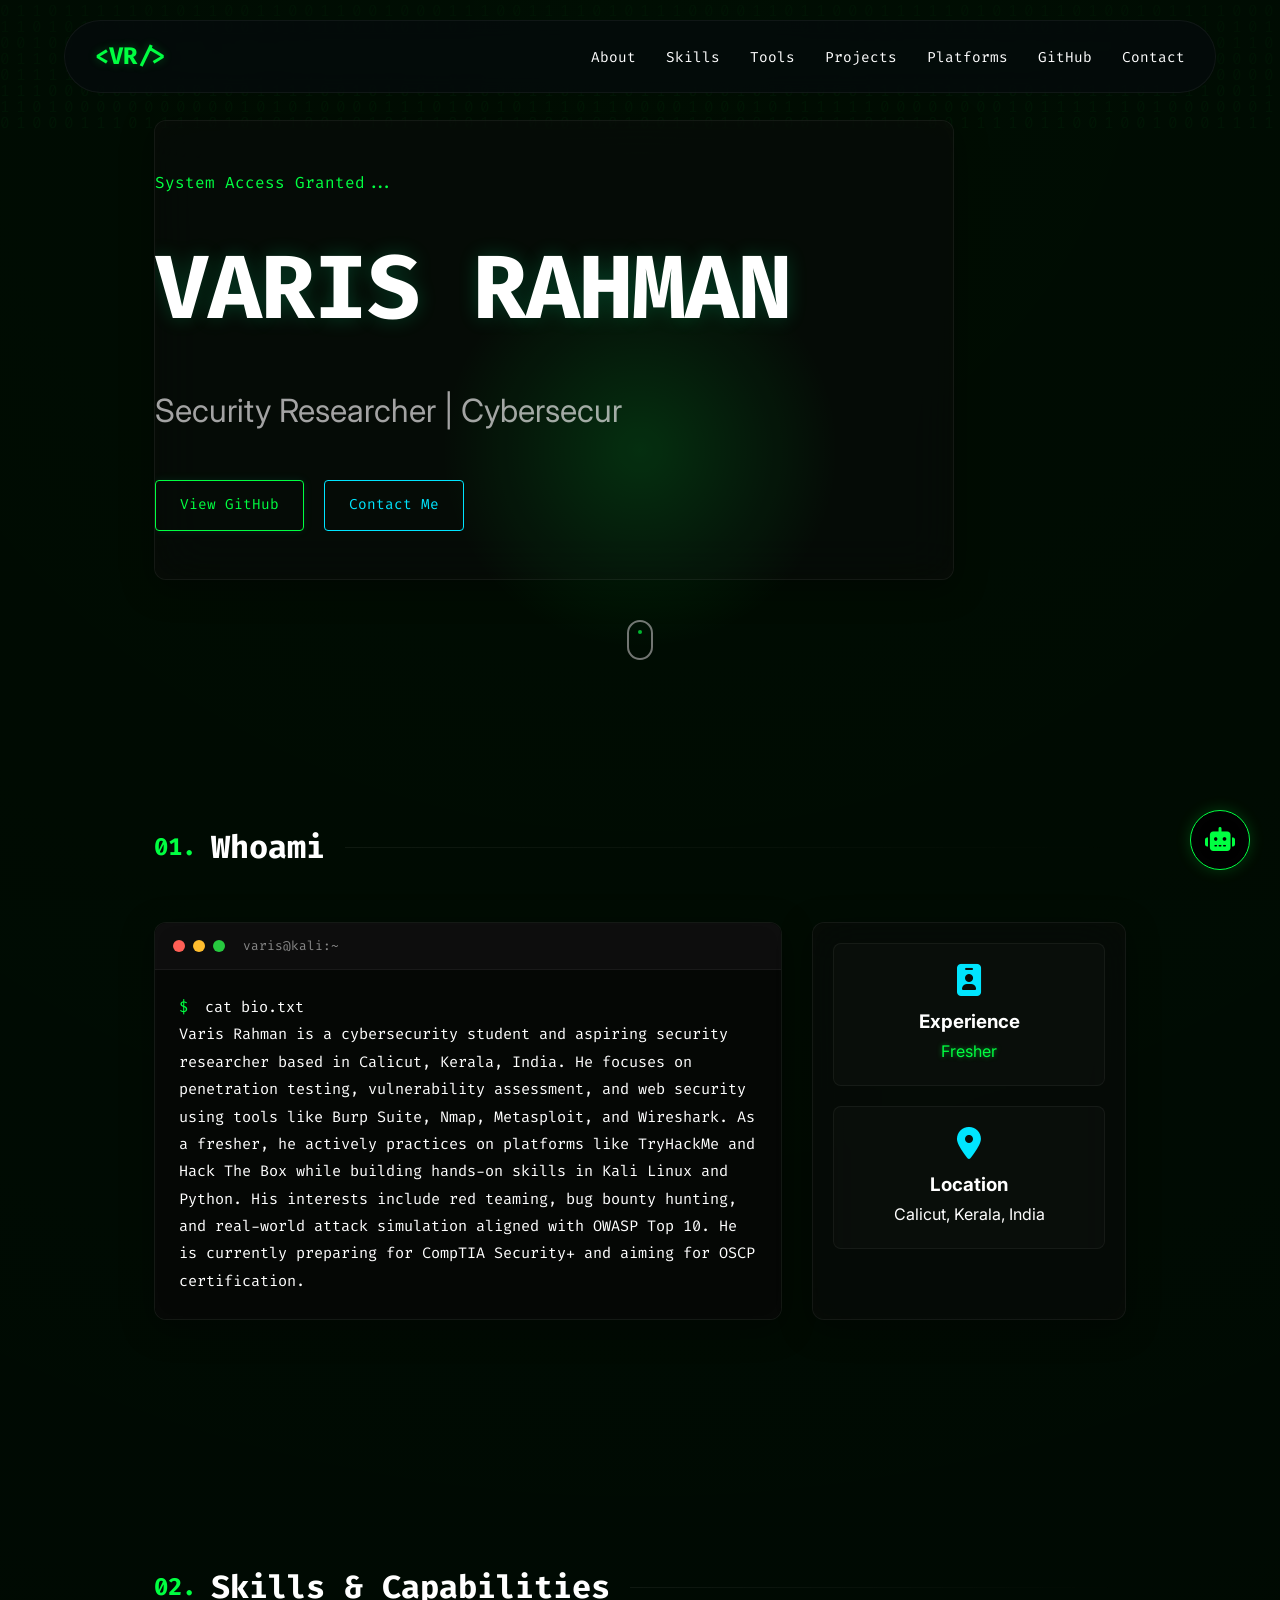
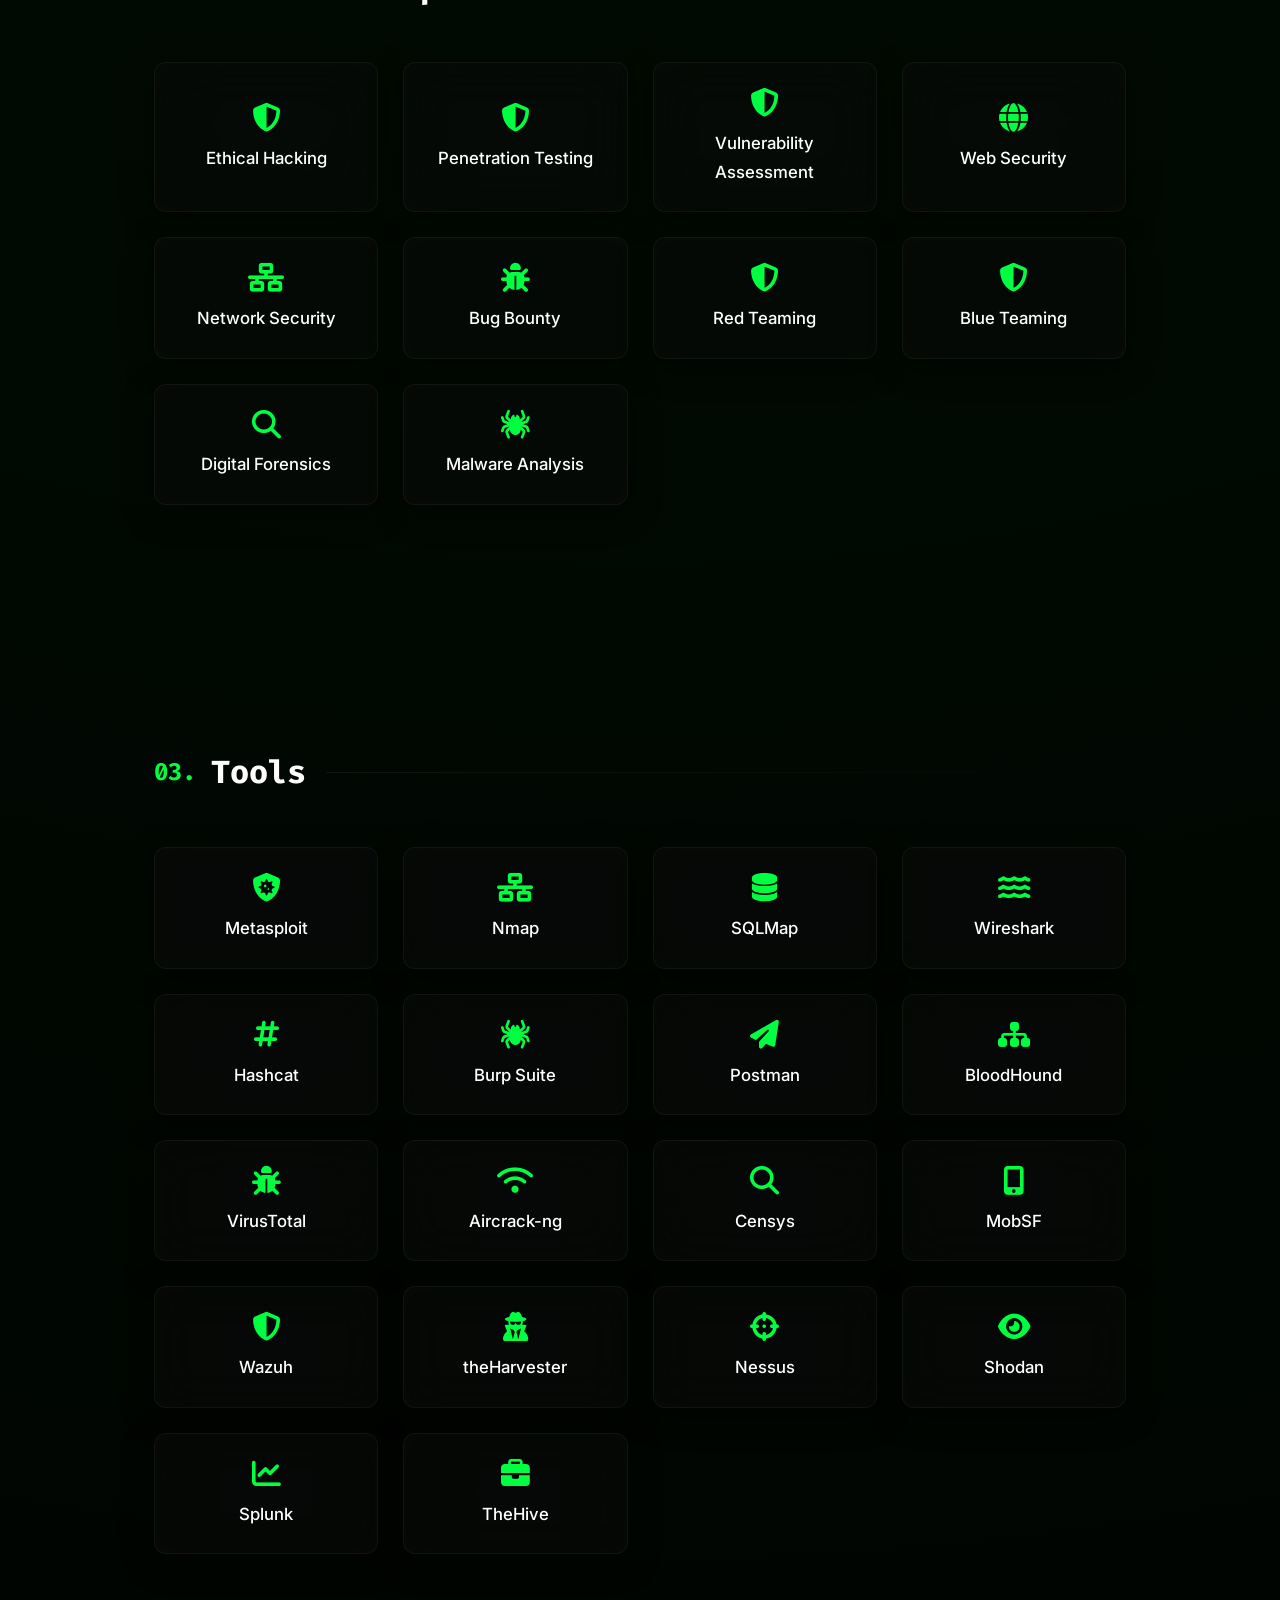
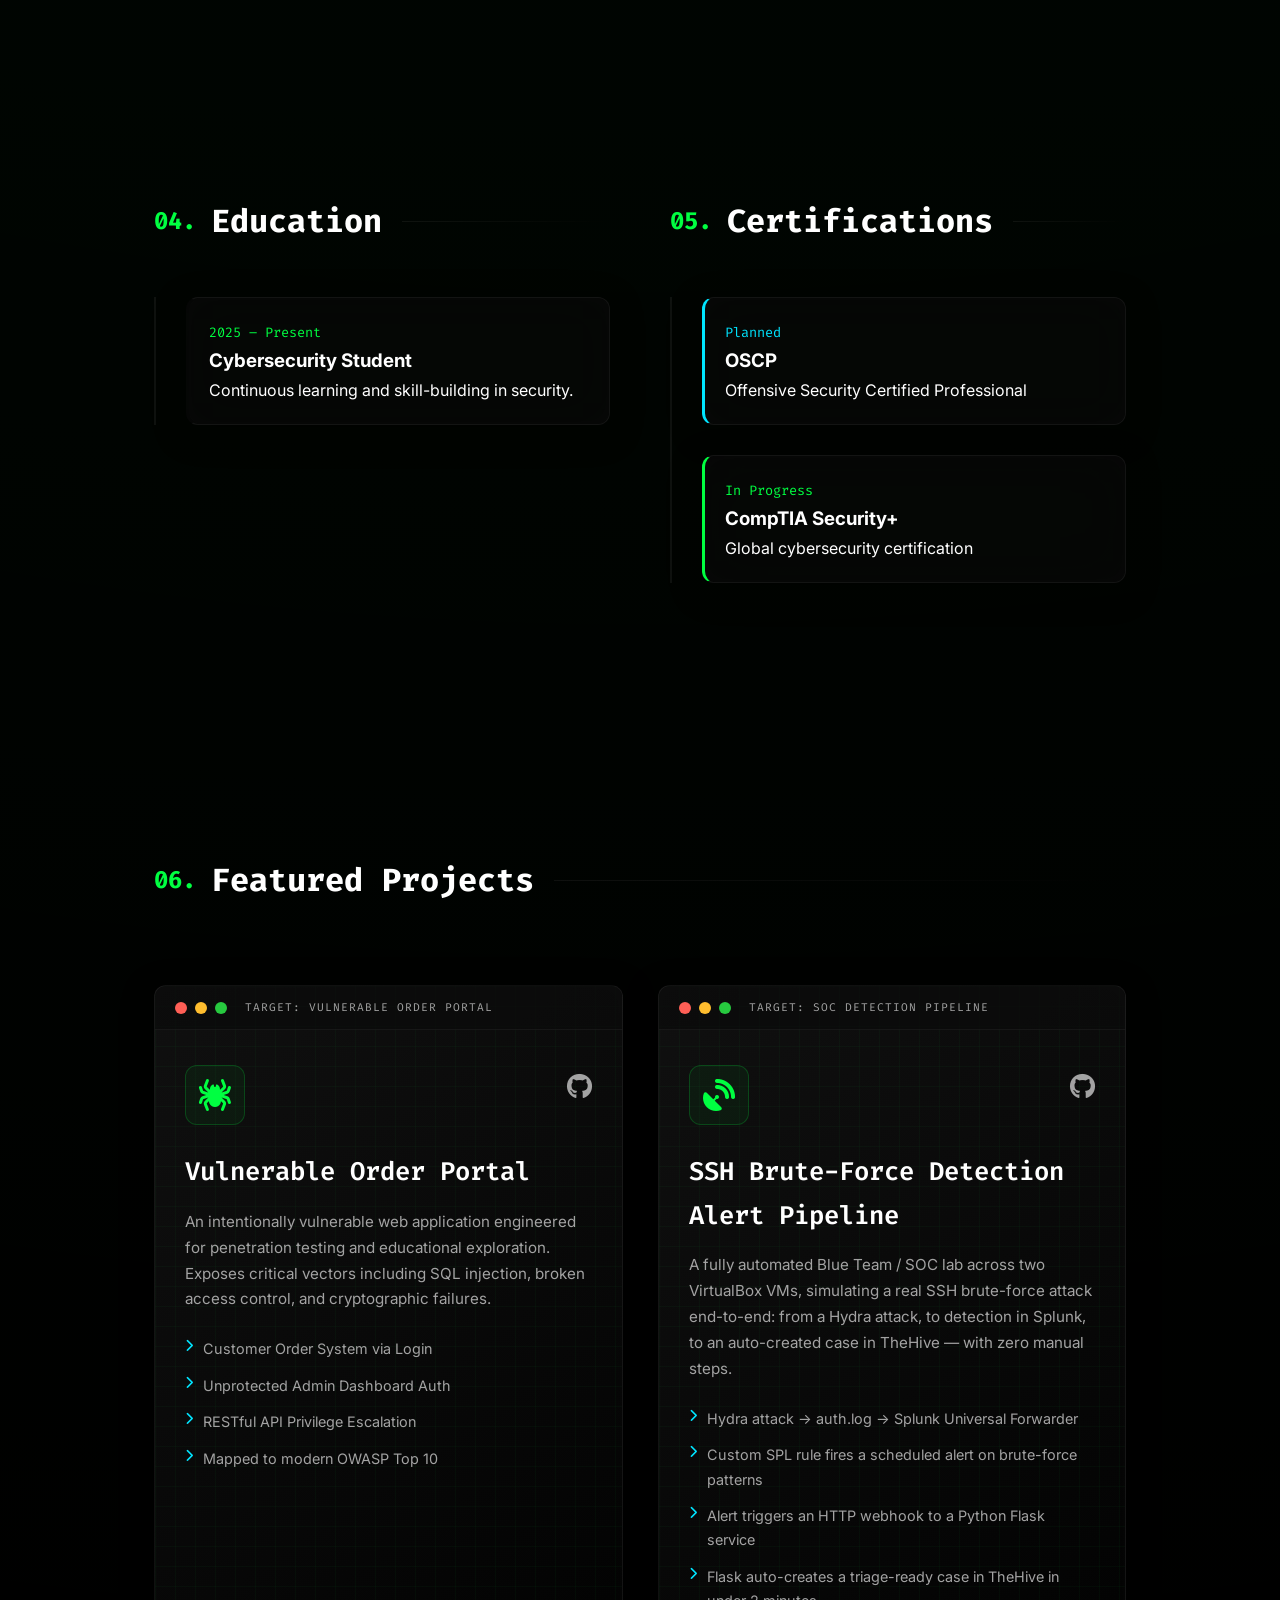
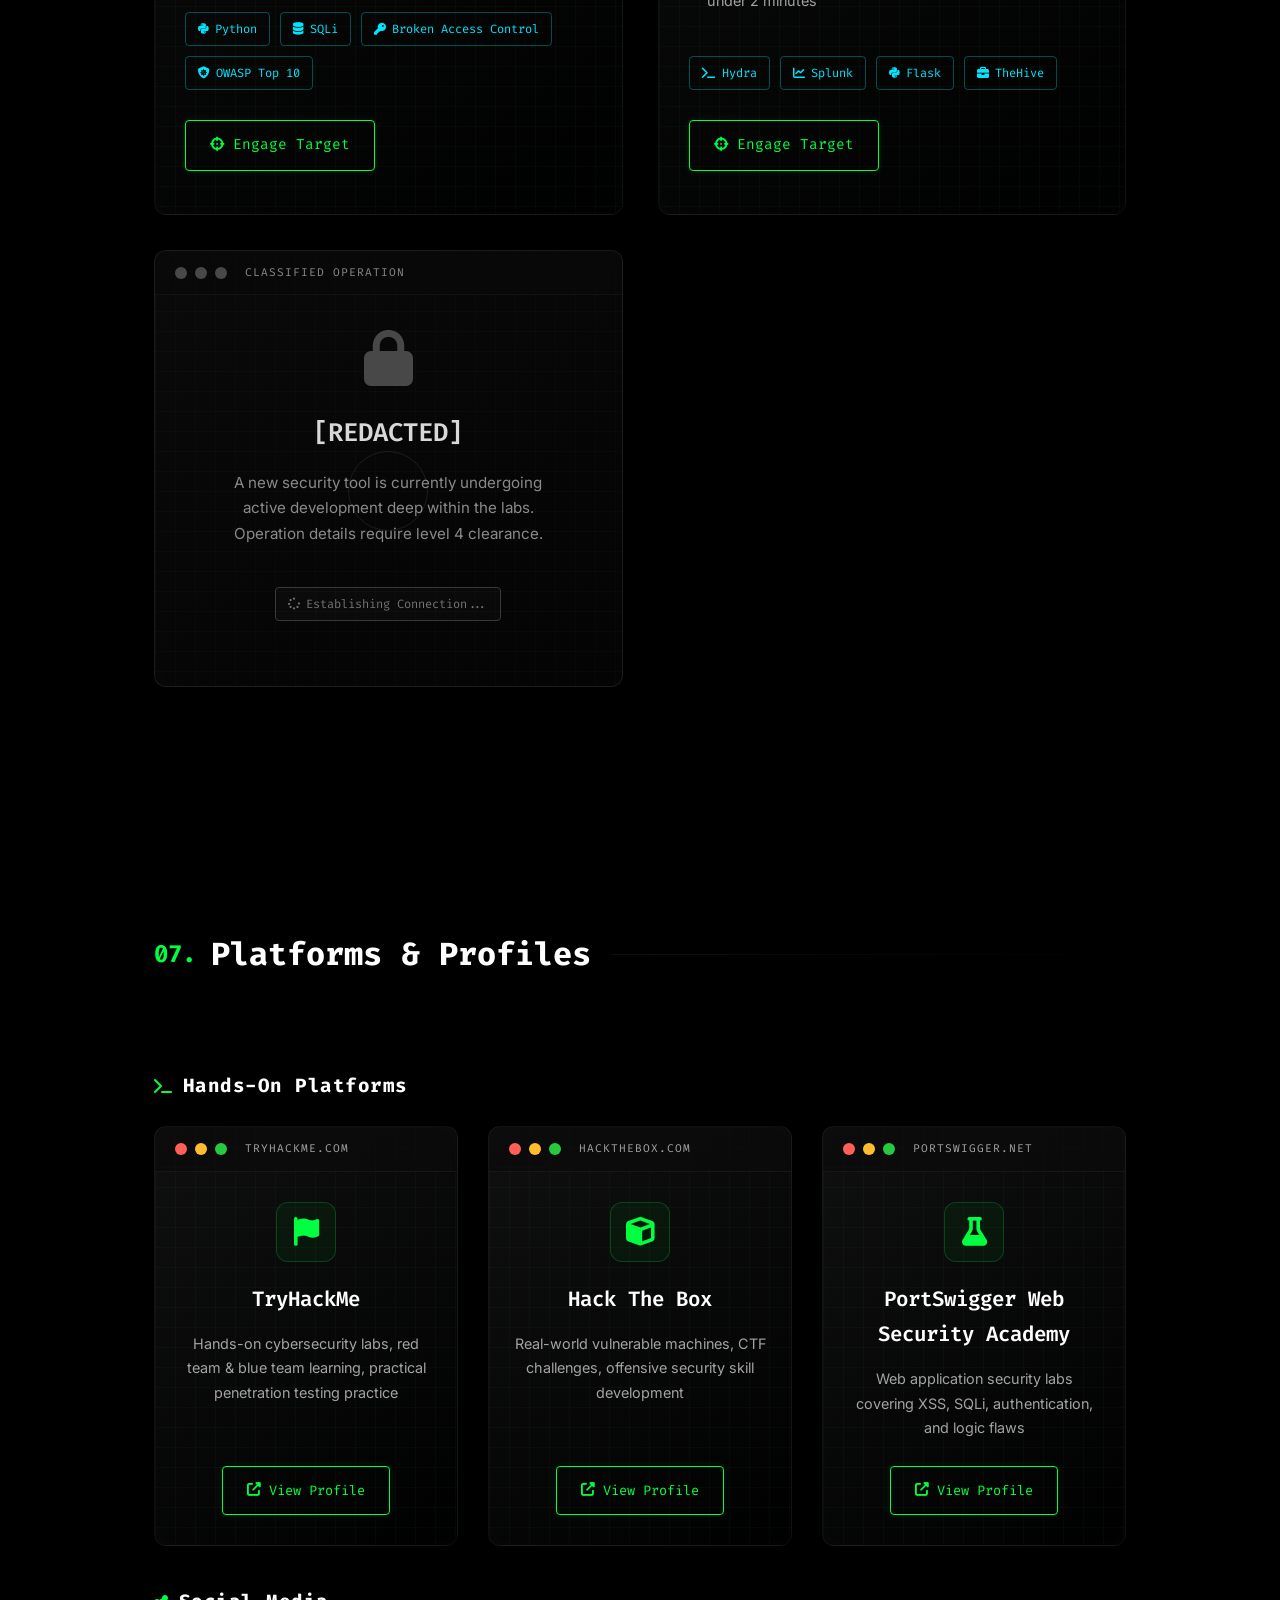
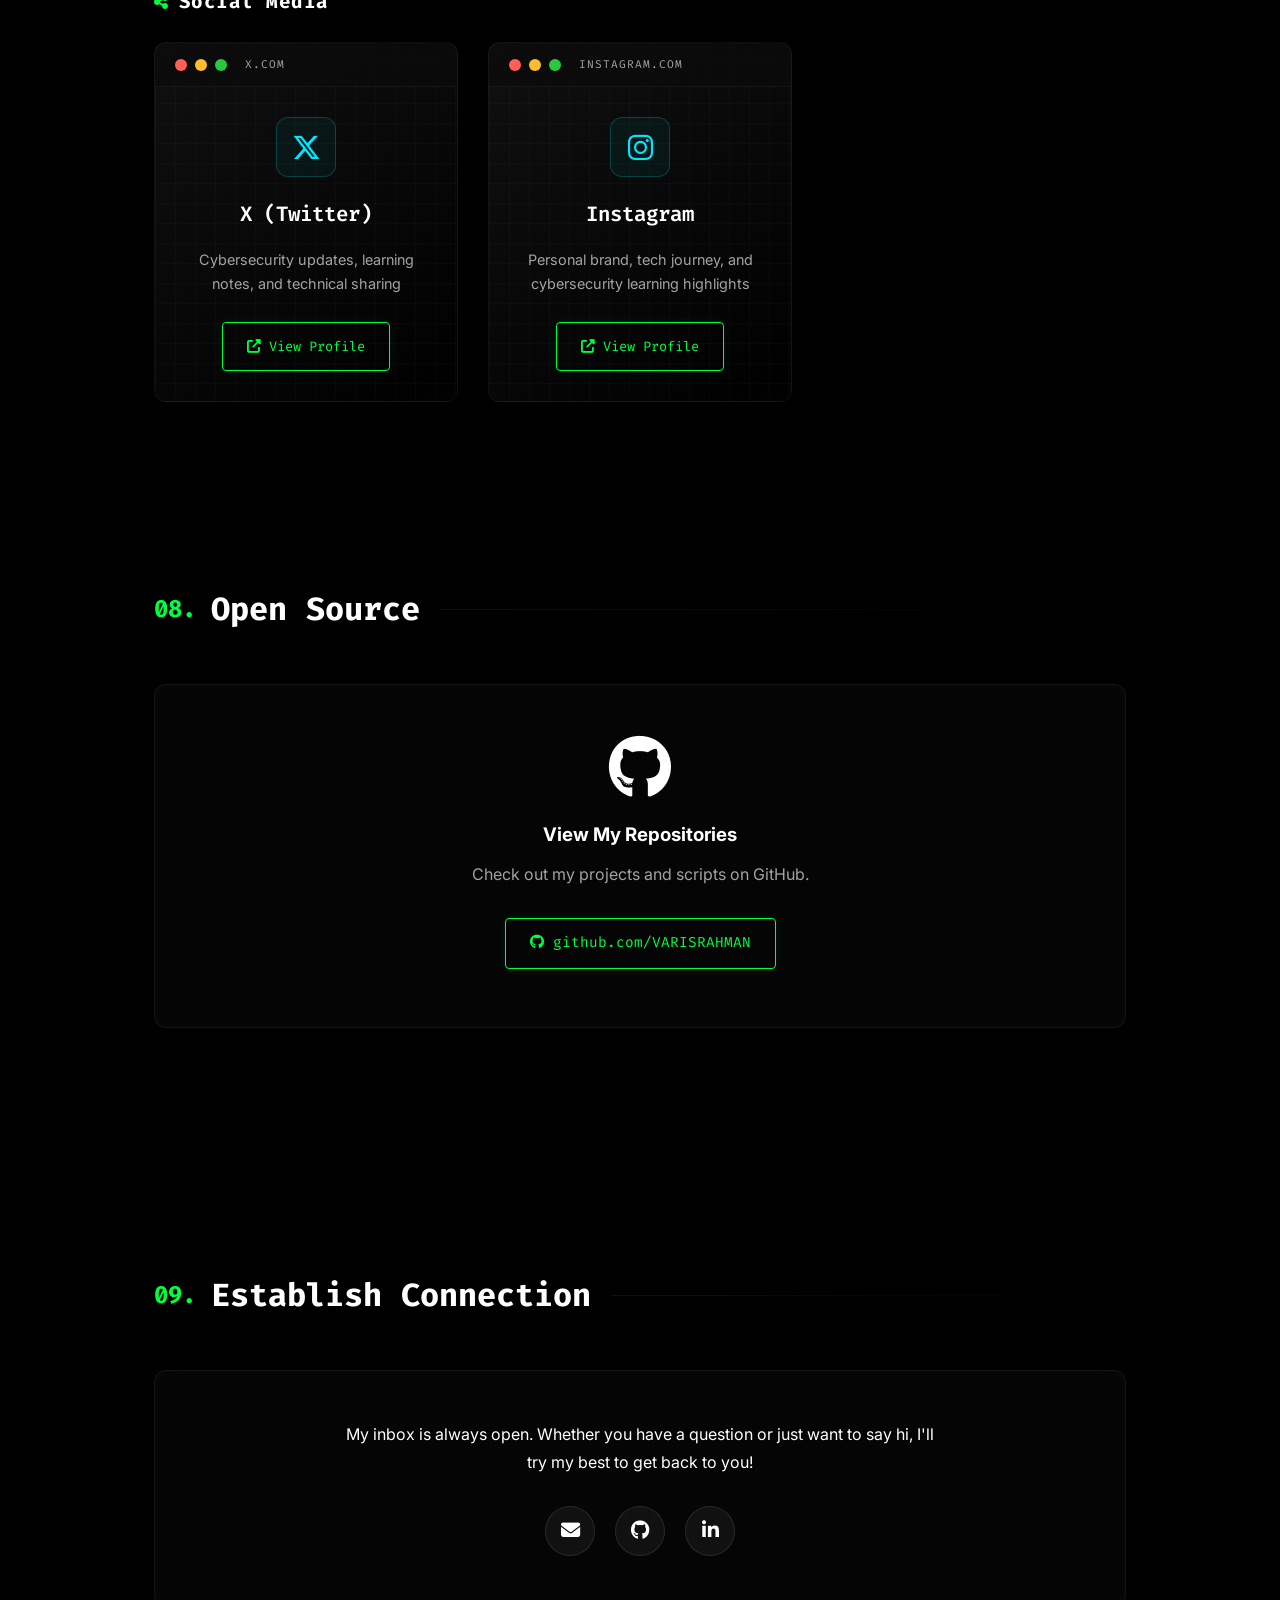
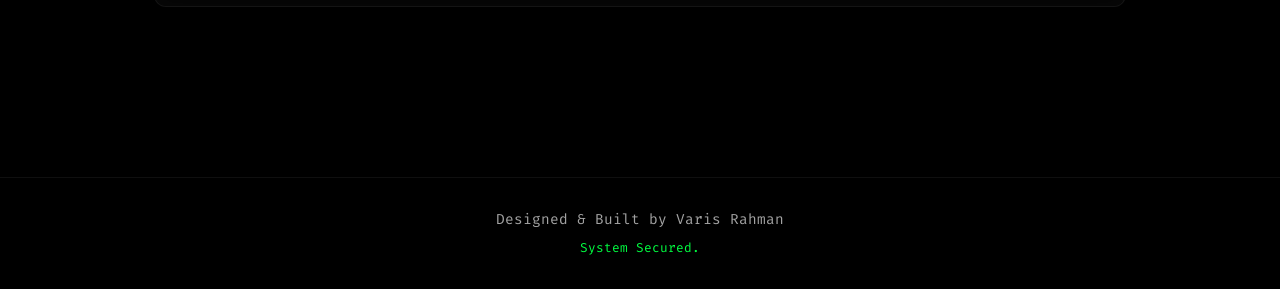
<file: index.html>
<!DOCTYPE html>
<html lang="en">

<head>
    <meta charset="UTF-8">
    <meta name="viewport" content="width=device-width, initial-scale=1.0">
    <title>Varis Rahman | Cybersecurity Portfolio</title>
    <meta name="description"
        content="Portfolio of Varis Rahman, Security Researcher and Cybersecurity Student from Calicut, Kerala.">
    <meta name="theme-color" content="#050a0e">
    <link
        href="https://fonts.googleapis.com/css2?family=Fira+Code:wght@300;400;500;600;700&family=Inter:wght@300;400;500;600;700&display=swap"
        rel="stylesheet">
    <link rel="stylesheet" href="https://cdnjs.cloudflare.com/ajax/libs/font-awesome/6.5.2/css/all.min.css">
    <link rel="stylesheet" href="style.css">
</head>

<body>
    <!-- Canvas for Binary Rain -->
    <canvas id="binary-canvas"></canvas>

    <header>
        <nav class="glass-nav" aria-label="Main navigation">
            <div class="logo" aria-label="Varis Rahman">&lt;VR/&gt;</div>
            <button id="nav-toggle" class="nav-toggle" type="button" aria-label="Toggle navigation menu"
                aria-expanded="false" aria-controls="nav-links">
                <span class="nav-toggle-bar"></span>
                <span class="nav-toggle-bar"></span>
                <span class="nav-toggle-bar"></span>
            </button>
            <ul class="nav-links" id="nav-links">
                <li><a href="#about">About</a></li>
                <li><a href="#skills">Skills</a></li>
                <li><a href="#tools">Tools</a></li>
                <li><a href="#projects">Projects</a></li>
                <li><a href="#platforms">Platforms</a></li>
                <li><a href="#github">GitHub</a></li>
                <li><a href="#contact">Contact</a></li>
            </ul>
        </nav>
    </header>

    <main>
        <!-- Home / Hero -->
        <section id="hero" class="hero-section">
            <div class="hero-content glass-panel reveal">
                <p class="greeting">System Access Granted...</p>
                <h1 class="glitch" data-text="VARIS RAHMAN">VARIS RAHMAN</h1>
                <h2 id="typing-text" class="cyber-subtitle"></h2>
                <div class="hero-cta">
                    <a href="#github" class="cyber-btn primary">View GitHub</a>
                    <a href="#contact" class="cyber-btn secondary">Contact Me</a>
                </div>
            </div>
            <div class="scroll-indicator">
                <div class="mouse">
                    <div class="wheel"></div>
                </div>
            </div>
        </section>

        <!-- About -->
        <section id="about" class="about-section">
            <h2 class="section-title reveal"><span>01.</span> Whoami</h2>
            <div class="about-grid reveal">
                <div class="about-text glass-panel">
                    <div class="terminal-header">
                        <span class="dot red"></span>
                        <span class="dot yellow"></span>
                        <span class="dot green"></span>
                        <span class="term-title">varis@kali:~</span>
                    </div>
                    <div class="terminal-body">
                        <p><span class="prompt">$</span> cat bio.txt</p>
                        <p class="bio-text">
                            Varis Rahman is a cybersecurity student and aspiring security researcher based in Calicut,
                            Kerala, India. He focuses on penetration testing, vulnerability assessment, and web security
                            using tools like Burp Suite, Nmap, Metasploit, and Wireshark. As a fresher, he actively
                            practices on platforms like TryHackMe and Hack The Box while building hands-on skills in
                            Kali Linux and Python. His interests include red teaming, bug bounty hunting, and real-world
                            attack simulation aligned with OWASP Top 10. He is currently preparing for CompTIA Security+
                            and aiming for OSCP certification.
                        </p>
                    </div>
                </div>
                <div class="about-stats glass-panel">
                    <div class="stat-item">
                        <i class="fas fa-id-badge"></i>
                        <h3>Experience</h3>
                        <p class="neon-text">Fresher</p>
                    </div>
                    <div class="stat-item">
                        <i class="fas fa-map-marker-alt"></i>
                        <h3>Location</h3>
                        <p>Calicut, Kerala, India</p>
                    </div>
                </div>
            </div>
        </section>

        <!-- Skills -->
        <section id="skills" class="skills-section">
            <h2 class="section-title reveal"><span>02.</span> Skills & Capabilities</h2>
            <div class="skills-grid reveal" id="skills-grid">
                <!-- Skill cards injected via JS -->
            </div>
        </section>

        <!-- Tools -->
        <section id="tools" class="tools-section">
            <h2 class="section-title reveal"><span>03.</span> Tools</h2>
            <div class="skills-grid reveal">
                <div class="skill-card glass-panel">
                    <i class="fas fa-shield-virus"></i>
                    <h3>Metasploit</h3>
                </div>
                <div class="skill-card glass-panel">
                    <i class="fas fa-network-wired"></i>
                    <h3>Nmap</h3>
                </div>
                <div class="skill-card glass-panel">
                    <i class="fas fa-database"></i>
                    <h3>SQLMap</h3>
                </div>
                <div class="skill-card glass-panel">
                    <i class="fas fa-water"></i>
                    <h3>Wireshark</h3>
                </div>
                <div class="skill-card glass-panel">
                    <i class="fas fa-hashtag"></i>
                    <h3>Hashcat</h3>
                </div>
                <div class="skill-card glass-panel">
                    <i class="fas fa-spider"></i>
                    <h3>Burp Suite</h3>
                </div>
                <div class="skill-card glass-panel">
                    <i class="fas fa-paper-plane"></i>
                    <h3>Postman</h3>
                </div>
                <div class="skill-card glass-panel">
                    <i class="fas fa-sitemap"></i>
                    <h3>BloodHound</h3>
                </div>
                <div class="skill-card glass-panel">
                    <i class="fas fa-bug"></i>
                    <h3>VirusTotal</h3>
                </div>
                <div class="skill-card glass-panel">
                    <i class="fas fa-wifi"></i>
                    <h3>Aircrack-ng</h3>
                </div>
                <div class="skill-card glass-panel">
                    <i class="fas fa-search"></i>
                    <h3>Censys</h3>
                </div>
                <div class="skill-card glass-panel">
                    <i class="fas fa-mobile-alt"></i>
                    <h3>MobSF</h3>
                </div>
                <div class="skill-card glass-panel">
                    <i class="fas fa-shield-alt"></i>
                    <h3>Wazuh</h3>
                </div>
                <div class="skill-card glass-panel">
                    <i class="fas fa-user-secret"></i>
                    <h3>theHarvester</h3>
                </div>
                <div class="skill-card glass-panel">
                    <i class="fas fa-crosshairs"></i>
                    <h3>Nessus</h3>
                </div>
                <div class="skill-card glass-panel">
                    <i class="fas fa-eye"></i>
                    <h3>Shodan</h3>
                </div>
                <div class="skill-card glass-panel">
                    <i class="fas fa-chart-line"></i>
                    <h3>Splunk</h3>
                </div>
                <div class="skill-card glass-panel">
                    <i class="fas fa-briefcase"></i>
                    <h3>TheHive</h3>
                </div>
            </div>
        </section>

        <!-- Education & Certifications -->
        <section id="education" class="timeline-section reveal">
            <div class="duel-column">
                <div class="edu-col">
                    <h2 class="section-title"><span>04.</span> Education</h2>
                    <div class="timeline">
                        <div class="timeline-item glass-panel">
                            <div class="timeline-dot"></div>
                            <span class="timeline-date">2025 – Present</span>
                            <h3>Cybersecurity Student</h3>
                            <p>Continuous learning and skill-building in security.</p>
                        </div>
                    </div>
                </div>
                <div class="cert-col">
                    <h2 class="section-title"><span>05.</span> Certifications</h2>
                    <div class="timeline">
                        <div class="timeline-item glass-panel planned">
                            <div class="timeline-dot"></div>
                            <span class="timeline-date">Planned</span>
                            <h3>OSCP</h3>
                            <p>Offensive Security Certified Professional</p>
                        </div>
                        <div class="timeline-item glass-panel in-progress">
                            <div class="timeline-dot"></div>
                            <span class="timeline-date">In Progress</span>
                            <h3>CompTIA Security+</h3>
                            <p>Global cybersecurity certification</p>
                        </div>
                    </div>
                </div>
            </div>
        </section>

        <!-- Projects -->
        <section id="projects" class="projects-section reveal">
            <h2 class="section-title"><span>06.</span> Featured Projects</h2>
            <div class="projects-grid">

                <div class="project-card glass-panel">
                    <!-- Tech Header overlay -->
                    <div class="project-card-header">
                        <span class="dot red"></span>
                        <span class="dot yellow"></span>
                        <span class="dot green"></span>
                        <span class="term-title">Target: Vulnerable Order Portal</span>
                    </div>

                    <div class="project-card-inner">
                        <div class="project-header">
                            <div class="project-icon-wrapper">
                                <i class="fas fa-spider project-icon"></i>
                            </div>
                            <div class="project-links">
                                <a href="https://github.com/VARISRAHMAN/vulnerable-order-portal.git" target="_blank"
                                    rel="noopener noreferrer" title="View Source on GitHub"
                                    aria-label="View source on GitHub"><i class="fab fa-github"></i></a>
                            </div>
                        </div>
                        <h3 class="project-title">Vulnerable Order Portal</h3>
                        <div class="project-description">
                            <p>An intentionally vulnerable web application engineered for penetration testing and
                                educational exploration. Exposes critical vectors including SQL injection, broken access
                                control, and cryptographic failures.</p>
                        </div>
                        <ul class="project-features">
                            <li><i class="fas fa-chevron-right text-neon"></i> Customer Order System via Login</li>
                            <li><i class="fas fa-chevron-right text-neon"></i> Unprotected Admin Dashboard Auth</li>
                            <li><i class="fas fa-chevron-right text-neon"></i> RESTful API Privilege Escalation</li>
                            <li><i class="fas fa-chevron-right text-neon"></i> Mapped to modern OWASP Top 10</li>
                        </ul>
                        <div class="project-tags">
                            <span class="tag"><i class="fab fa-python"></i> Python</span>
                            <span class="tag"><i class="fas fa-database"></i> SQLi</span>
                            <span class="tag"><i class="fas fa-key"></i> Broken Access Control</span>
                            <span class="tag"><i class="fas fa-shield-virus"></i> OWASP Top 10</span>
                        </div>
                        <div class="project-cta">
                            <a href="https://github.com/VARISRAHMAN/vulnerable-order-portal.git" target="_blank"
                                rel="noopener noreferrer" class="cyber-btn primary"><i class="fas fa-crosshairs"></i>
                                Engage Target</a>
                        </div>
                    </div>
                </div>

                <!-- SSH Brute-Force Detection Alert Pipeline -->
                <div class="project-card glass-panel">
                    <div class="project-card-header">
                        <span class="dot red"></span>
                        <span class="dot yellow"></span>
                        <span class="dot green"></span>
                        <span class="term-title">Target: SOC Detection Pipeline</span>
                    </div>

                    <div class="project-card-inner">
                        <div class="project-header">
                            <div class="project-icon-wrapper">
                                <i class="fas fa-satellite-dish project-icon"></i>
                            </div>
                            <div class="project-links">
                                <a href="https://github.com/VARISRAHMAN/SSH-Brute-Force-Detection-Pipeline" target="_blank"
                                    rel="noopener noreferrer" title="View Source on GitHub"
                                    aria-label="View source on GitHub"><i class="fab fa-github"></i></a>
                            </div>
                        </div>
                        <h3 class="project-title">SSH Brute-Force Detection Alert Pipeline</h3>
                        <div class="project-description">
                            <p>A fully automated Blue Team / SOC lab across two VirtualBox VMs, simulating a
                                real SSH brute-force attack end-to-end: from a Hydra attack, to detection in
                                Splunk, to an auto-created case in TheHive — with zero manual steps.</p>
                        </div>
                        <ul class="project-features">
                            <li><i class="fas fa-chevron-right text-neon"></i> Hydra attack → auth.log → Splunk
                                Universal Forwarder</li>
                            <li><i class="fas fa-chevron-right text-neon"></i> Custom SPL rule fires a scheduled
                                alert on brute-force patterns</li>
                            <li><i class="fas fa-chevron-right text-neon"></i> Alert triggers an HTTP webhook to a
                                Python Flask service</li>
                            <li><i class="fas fa-chevron-right text-neon"></i> Flask auto-creates a triage-ready
                                case in TheHive in under 2 minutes</li>
                        </ul>
                        <div class="project-tags">
                            <span class="tag"><i class="fas fa-terminal"></i> Hydra</span>
                            <span class="tag"><i class="fas fa-chart-line"></i> Splunk</span>
                            <span class="tag"><i class="fab fa-python"></i> Flask</span>
                            <span class="tag"><i class="fas fa-briefcase"></i> TheHive</span>
                        </div>
                        <div class="project-cta">
                            <a href="https://github.com/VARISRAHMAN/SSH-Brute-Force-Detection-Pipeline" target="_blank"
                                rel="noopener noreferrer" class="cyber-btn primary"><i class="fas fa-crosshairs"></i>
                                Engage Target</a>
                        </div>
                    </div>
                </div>

                <!-- Coming Soon Card -->
                <div class="project-card glass-panel coming-soon-card">
                    <div class="project-card-header">
                        <span class="dot red" style="background:#555"></span>
                        <span class="dot yellow" style="background:#555"></span>
                        <span class="dot green" style="background:#555"></span>
                        <span class="term-title">Classified Operation</span>
                    </div>

                    <div class="project-card-inner encrypted-inner">
                        <div class="pulse-ring"></div>
                        <i class="fas fa-lock classified-icon"></i>
                        <h3 class="project-title">[REDACTED]</h3>
                        <div class="project-description" style="max-width: 80%;">
                            <p>A new security tool is currently undergoing active development deep within the labs.
                                Operation details require level 4 clearance.</p>
                        </div>
                        <div class="project-tags" style="justify-content: center; margin-top: 15px;">
                            <span class="tag scanning-tag"><i class="fas fa-spinner fa-spin"></i> Establishing
                                Connection...</span>
                        </div>
                    </div>
                </div>

            </div>
        </section>

        <!-- Platforms & Profiles -->
        <section id="platforms" class="platforms-section reveal">
            <h2 class="section-title"><span>07.</span> Platforms & Profiles</h2>

            <!-- Subsection: Hands-On Platforms -->
            <h3 class="platforms-subtitle"><i class="fas fa-terminal"></i> Hands-On Platforms</h3>
            <div class="platforms-grid">

                <!-- TryHackMe -->
                <div class="platform-card glass-panel">
                    <div class="platform-card-header">
                        <span class="dot red"></span>
                        <span class="dot yellow"></span>
                        <span class="dot green"></span>
                        <span class="term-title">tryhackme.com</span>
                    </div>
                    <div class="platform-card-inner">
                        <div class="platform-icon-wrapper">
                            <i class="fas fa-flag platform-icon"></i>
                        </div>
                        <h3 class="platform-title">TryHackMe</h3>
                        <p class="platform-description">Hands-on cybersecurity labs, red team & blue team learning,
                            practical penetration testing practice</p>
                        <a href="https://tryhackme.com/p/varis.rahman.in" target="_blank" rel="noopener noreferrer"
                            class="cyber-btn primary" aria-label="View TryHackMe profile"><i
                                class="fas fa-external-link-alt"></i> View Profile</a>
                    </div>
                </div>

                <!-- Hack The Box -->
                <div class="platform-card glass-panel">
                    <div class="platform-card-header">
                        <span class="dot red"></span>
                        <span class="dot yellow"></span>
                        <span class="dot green"></span>
                        <span class="term-title">hackthebox.com</span>
                    </div>
                    <div class="platform-card-inner">
                        <div class="platform-icon-wrapper">
                            <i class="fas fa-cube platform-icon"></i>
                        </div>
                        <h3 class="platform-title">Hack The Box</h3>
                        <p class="platform-description">Real-world vulnerable machines, CTF challenges, offensive
                            security skill development</p>
                        <a href="https://profile.hackthebox.com/profile/019d20ef-b7ce-71a6-8ed0-ac5afbedb4f2"
                            target="_blank" rel="noopener noreferrer" class="cyber-btn primary"
                            aria-label="View Hack The Box profile"><i class="fas fa-external-link-alt"></i> View
                            Profile</a>
                    </div>
                </div>

                <!-- PortSwigger -->
                <div class="platform-card glass-panel">
                    <div class="platform-card-header">
                        <span class="dot red"></span>
                        <span class="dot yellow"></span>
                        <span class="dot green"></span>
                        <span class="term-title">portswigger.net</span>
                    </div>
                    <div class="platform-card-inner">
                        <div class="platform-icon-wrapper">
                            <i class="fas fa-flask platform-icon"></i>
                        </div>
                        <h3 class="platform-title">PortSwigger Web Security Academy</h3>
                        <p class="platform-description">Web application security labs covering XSS, SQLi,
                            authentication, and logic flaws</p>
                        <a href="https://portswigger.net/users/varis.rahman.in" target="_blank"
                            rel="noopener noreferrer" class="cyber-btn primary" aria-label="View PortSwigger profile"><i
                                class="fas fa-external-link-alt"></i> View Profile</a>
                    </div>
                </div>

            </div>

            <!-- Subsection: Social Media -->
            <h3 class="platforms-subtitle"><i class="fas fa-share-alt"></i> Social Media</h3>
            <div class="platforms-grid">

                <!-- X (Twitter) -->
                <div class="platform-card glass-panel">
                    <div class="platform-card-header">
                        <span class="dot red"></span>
                        <span class="dot yellow"></span>
                        <span class="dot green"></span>
                        <span class="term-title">x.com</span>
                    </div>
                    <div class="platform-card-inner">
                        <div class="platform-icon-wrapper social-icon-wrapper">
                            <i class="fab fa-x-twitter platform-icon"></i>
                        </div>
                        <h3 class="platform-title">X (Twitter)</h3>
                        <p class="platform-description">Cybersecurity updates, learning notes, and technical sharing</p>
                        <a href="https://x.com/Varis1310783" target="_blank" rel="noopener noreferrer"
                            class="cyber-btn primary" aria-label="View X Twitter profile"><i
                                class="fas fa-external-link-alt"></i> View Profile</a>
                    </div>
                </div>

                <!-- Instagram -->
                <div class="platform-card glass-panel">
                    <div class="platform-card-header">
                        <span class="dot red"></span>
                        <span class="dot yellow"></span>
                        <span class="dot green"></span>
                        <span class="term-title">instagram.com</span>
                    </div>
                    <div class="platform-card-inner">
                        <div class="platform-icon-wrapper social-icon-wrapper">
                            <i class="fab fa-instagram platform-icon"></i>
                        </div>
                        <h3 class="platform-title">Instagram</h3>
                        <p class="platform-description">Personal brand, tech journey, and cybersecurity learning
                            highlights</p>
                        <a href="https://www.instagram.com/variiis_m?igsh=bjljbmFhcmZsazQy" target="_blank"
                            rel="noopener noreferrer" class="cyber-btn primary" aria-label="View Instagram profile"><i
                                class="fas fa-external-link-alt"></i> View Profile</a>
                    </div>
                </div>

            </div>
        </section>

        <!-- GitHub -->
        <section id="github" class="auth-section reveal">
            <h2 class="section-title"><span>08.</span> Open Source</h2>
            <div class="github-container glass-panel">
                <i class="fab fa-github github-icon"></i>
                <h3>View My Repositories</h3>
                <p>Check out my projects and scripts on GitHub.</p>
                <a href="https://github.com/VARISRAHMAN" target="_blank" rel="noopener noreferrer"
                    class="cyber-btn primary" aria-label="Visit GitHub profile"><i class="fab fa-github"></i>
                    github.com/VARISRAHMAN</a>
            </div>
        </section>

        <!-- Contact -->
        <section id="contact" class="contact-section reveal">
            <h2 class="section-title"><span>09.</span> Establish Connection</h2>
            <div class="contact-container glass-panel">
                <p>My inbox is always open. Whether you have a question or just want to say hi, I'll try my best to get
                    back to you!</p>
                <div class="social-links">
                    <a href="mailto:varis.rahman.in@gmail.com" class="social-btn" aria-label="Send email"><i
                            class="fas fa-envelope"></i></a>
                    <a href="https://github.com/VARISRAHMAN" target="_blank" rel="noopener noreferrer"
                        class="social-btn" aria-label="GitHub profile"><i class="fab fa-github"></i></a>
                    <a href="https://www.linkedin.com/in/varis-rahman-7b3995375" target="_blank"
                        rel="noopener noreferrer" class="social-btn" aria-label="LinkedIn profile"><i
                            class="fab fa-linkedin-in"></i></a>
                </div>
            </div>
        </section>
    </main>

    <footer>
        <p>Designed & Built by Varis Rahman</p>
        <p class="footer-cyber">System Secured.</p>
    </footer>

    <!-- Chatbot Popup -->
    <div class="chatbot-container">
        <button id="chatbot-toggle" type="button" class="chatbot-toggle glass-panel" aria-label="Open chat assistant">
            <i class="fas fa-robot"></i>
        </button>
        <div id="chatbot-window" class="chatbot-window glass-panel hidden">
            <div class="chat-header">
                <div class="chat-title">
                    <span class="status-dot"></span>
                    CyberAssistant AI
                </div>
                <button id="chatbot-close" type="button" aria-label="Close chat"><i class="fas fa-times"></i></button>
            </div>
            <div class="chat-body" id="chat-body">
                <div class="message bot-message">
                    <p>Connection established. Ask me about Varis.</p>
                </div>
            </div>
            <div class="chat-input-area">
                <input type="text" id="chat-input" placeholder="Type your query..." aria-label="Chat message input">
                <button id="chat-send" type="button" aria-label="Send message"><i
                        class="fas fa-paper-plane"></i></button>
            </div>
        </div>
    </div>

    <!-- Cursor Trail -->
    <div class="cursor-glow"></div>

    <script src="script.js"></script>
</body>

</html>
</file>
<file: style.css>
:root {
    /* Color Palette - AMOLED Cyber */
    --bg-dark: #000000;
    --bg-light: #080808;
    --neon-green: #00FF41;
    --neon-cyan: #00E5FF;
    --text-main: #FFFFFF;
    --text-muted: #A3A3A3;
    --glass-bg: rgba(10, 10, 10, 0.5);
    --glass-border: rgba(255, 255, 255, 0.06);
    
    /* Typography */
    --font-heading: 'Fira Code', monospace;
    --font-body: 'Inter', sans-serif;
    
    /* Spacing & Transitions */
    --transition: all 0.4s cubic-bezier(0.16, 1, 0.3, 1);
}

*, *::before, *::after {
    box-sizing: border-box;
    margin: 0;
    padding: 0;
}

html {
    scroll-behavior: smooth;
    scrollbar-width: thin;
    scrollbar-color: var(--neon-green) var(--bg-dark);
}

body {
    background-color: var(--bg-dark);
    background-image: radial-gradient(circle at 50% 0%, rgba(0, 255, 65, 0.06) 0%, transparent 60%);
    color: var(--text-main);
    font-family: var(--font-body);
    line-height: 1.7;
    overflow-x: hidden;
    -webkit-font-smoothing: antialiased;
    -moz-osx-font-smoothing: grayscale;
}

/* Custom Scrollbar Webkit */
::-webkit-scrollbar {
    width: 8px;
}
::-webkit-scrollbar-track {
    background: var(--bg-dark);
}
::-webkit-scrollbar-thumb {
    background: var(--neon-green);
    border-radius: 4px;
}

/* Cursor Glow */
.cursor-glow {
    width: 400px;
    height: 400px;
    background: radial-gradient(circle, rgba(0,255,65,0.15) 0%, rgba(0,0,0,0) 70%);
    position: fixed;
    top: 50%;
    left: 50%;
    transform: translate(-50%, -50%);
    pointer-events: none;
    z-index: 9999;
    transition: width 0.2s, height 0.2s;
    mix-blend-mode: screen;
}

/* Binary Canvas */
#binary-canvas {
    position: fixed;
    top: 0;
    left: 0;
    width: 100vw;
    height: 100vh;
    z-index: -1;
    opacity: 0.03;
}

/* Utility Classes */
.glass-panel {
    background: var(--glass-bg);
    backdrop-filter: blur(24px);
    -webkit-backdrop-filter: blur(24px);
    border: 1px solid var(--glass-border);
    border-radius: 12px;
    box-shadow: 0 8px 32px rgba(0, 0, 0, 0.4);
    position: relative;
    overflow: hidden;
}
.glass-panel::before {
    content: '';
    position: absolute;
    top: 0; left: 0; right: 0; bottom: 0;
    border-radius: 12px;
    box-shadow: inset 0 0 20px rgba(255, 255, 255, 0.02);
    pointer-events: none;
}

.section-title {
    font-family: var(--font-heading);
    font-size: 2rem;
    margin-bottom: 3rem;
    display: flex;
    align-items: center;
}

.section-title span {
    color: var(--neon-green);
    margin-right: 15px;
    font-size: 1.5rem;
}

.section-title::after {
    content: '';
    display: block;
    height: 1px;
    background: linear-gradient(90deg, var(--glass-border), transparent);
    flex-grow: 1;
    margin-left: 20px;
}

.neon-text {
    color: var(--neon-green);
    text-shadow: 0 0 5px rgba(0, 255, 65, 0.5);
}

/* Buttons */
.cyber-btn {
    display: inline-block;
    padding: 0.75rem 1.5rem;
    font-family: var(--font-heading);
    font-size: 0.9rem;
    text-decoration: none;
    border-radius: 4px;
    transition: var(--transition);
    position: relative;
    overflow: hidden;
    z-index: 1;
}

.cyber-btn.primary {
    background: transparent;
    border: 1px solid var(--neon-green);
    color: var(--neon-green);
    box-shadow: 0 0 10px rgba(0, 255, 157, 0.1);
}

.cyber-btn.primary::before {
    content: '';
    position: absolute;
    top: 0; left: 0; width: 0; height: 100%;
    background: rgba(0, 255, 157, 0.1);
    z-index: -1;
    transition: var(--transition);
}

.cyber-btn.primary:hover {
    box-shadow: 0 5px 20px rgba(0, 255, 157, 0.3);
    color: #fff;
}

.cyber-btn.primary:hover::before {
    width: 100%;
}

.cyber-btn.secondary {
    color: var(--neon-cyan);
    border: 1px solid var(--neon-cyan);
}

.cyber-btn.secondary:hover {
    background: rgba(0, 240, 255, 0.1);
    box-shadow: 0 0 15px rgba(0, 240, 255, 0.4);
}

/* Navigation */
header {
    position: fixed;
    top: 0;
    width: 100%;
    z-index: 1000;
    padding: 20px 0;
    transition: var(--transition);
}

.glass-nav {
    display: flex;
    justify-content: space-between;
    align-items: center;
    width: 90%;
    max-width: 1200px;
    margin: 0 auto;
    padding: 15px 30px;
    background: rgba(5, 10, 14, 0.7);
    backdrop-filter: blur(10px);
    border: 1px solid rgba(255,255,255,0.05);
    border-radius: 50px;
    position: relative;
}

.logo {
    font-family: var(--font-heading);
    color: var(--neon-green);
    font-size: 1.5rem;
    font-weight: 700;
    text-shadow: 0 0 10px rgba(0,255,65,0.3);
}

.nav-links {
    list-style: none;
    display: flex;
    gap: 30px;
}

.nav-links a {
    color: var(--text-main);
    text-decoration: none;
    font-family: var(--font-heading);
    font-size: 0.9rem;
    transition: var(--transition);
}

.nav-links a:hover {
    color: var(--neon-green);
}

/* Mobile nav toggle (hamburger) - hidden on desktop */
.nav-toggle {
    display: none;
    flex-direction: column;
    justify-content: center;
    align-items: center;
    gap: 5px;
    width: 34px;
    height: 34px;
    background: transparent;
    border: 1px solid var(--glass-border);
    border-radius: 8px;
    cursor: pointer;
    padding: 0;
}

.nav-toggle-bar {
    display: block;
    width: 18px;
    height: 2px;
    background: var(--neon-green);
    transition: var(--transition);
}

.nav-toggle[aria-expanded="true"] .nav-toggle-bar:nth-child(1) {
    transform: translateY(7px) rotate(45deg);
}
.nav-toggle[aria-expanded="true"] .nav-toggle-bar:nth-child(2) {
    opacity: 0;
}
.nav-toggle[aria-expanded="true"] .nav-toggle-bar:nth-child(3) {
    transform: translateY(-7px) rotate(-45deg);
}

/* Main Layout */
main {
    padding: 0 5%;
    max-width: 1100px;
    margin: 0 auto;
}

section {
    padding: 120px 0;
    display: flex;
    flex-direction: column;
    justify-content: center;
    position: relative;
}

/* Hero Section */
.hero-content {
    padding: 3rem 0;
    max-width: 800px;
}

.greeting {
    font-family: var(--font-heading);
    color: var(--neon-green);
    margin-bottom: 1rem;
}

h1.glitch {
    font-size: clamp(3.5rem, 7vw, 6rem);
    font-family: var(--font-heading);
    font-weight: 800;
    margin-bottom: 20px;
    letter-spacing: -1px;
    position: relative;
    color: #fff;
    text-shadow: 0 0 20px rgba(0, 255, 157, 0.2);
}

.cyber-subtitle {
    font-size: clamp(1.2rem, 3vw, 2rem);
    color: var(--text-muted);
    margin-bottom: 2rem;
    font-weight: 400;
    min-height: 2em; /* Prevents layout shift during typing */
}

.hero-cta {
    display: flex;
    gap: 20px;
    flex-wrap: wrap;
}

/* Scroll indicator */
.scroll-indicator {
    position: absolute;
    bottom: 40px;
    left: 50%;
    transform: translateX(-50%);
    opacity: 0.7;
}

.mouse {
    width: 26px;
    height: 40px;
    border: 2px solid var(--text-muted);
    border-radius: 15px;
    position: relative;
}

.wheel {
    width: 4px;
    height: 4px;
    background: var(--neon-green);
    border-radius: 50%;
    position: absolute;
    top: 8px;
    left: 50%;
    transform: translateX(-50%);
    animation: scroll 2s infinite;
}

@keyframes scroll {
    0% { top: 8px; opacity: 1; }
    100% { top: 24px; opacity: 0; }
}


/* About Section */
.about-grid {
    display: grid;
    grid-template-columns: 2fr 1fr;
    gap: 30px;
}

.terminal-header {
    background: #0D0D0D;
    padding: 12px 18px;
    border-radius: 8px 8px 0 0;
    border-bottom: 1px solid rgba(255,255,255,0.05);
    display: flex;
    align-items: center;
    gap: 8px;
}

.dot { width: 12px; height: 12px; border-radius: 50%; }
.dot.red { background: #ff5f56; }
.dot.yellow { background: #ffbd2e; }
.dot.green { background: #27c93f; }

.term-title {
    margin-left: 10px;
    font-family: var(--font-heading);
    font-size: 0.8rem;
    color: #888;
}

.terminal-body {
    padding: 24px;
    background: rgba(5, 5, 5, 0.6);
    font-family: var(--font-heading);
    font-size: 0.95rem;
    line-height: 1.8;
}

.prompt { color: var(--neon-green); margin-right: 8px;}

.about-stats {
    display: flex;
    flex-direction: column;
    gap: 20px;
    padding: 20px;
}

.stat-item {
    text-align: center;
    padding: 20px;
    background: rgba(255,255,255,0.02);
    border-radius: 8px;
    border: 1px solid rgba(255,255,255,0.05);
}

.stat-item i {
    font-size: 2rem;
    color: var(--neon-cyan);
    margin-bottom: 10px;
    display: block;
}


/* Skills Section */
.skills-grid {
    display: grid;
    grid-template-columns: repeat(auto-fill, minmax(180px, 1fr));
    gap: 25px;
}

.skill-card {
    padding: 25px;
    text-align: center;
    transition: var(--transition);
    cursor: default;
    border: 1px solid rgba(255,255,255,0.05);
    display: flex;
    flex-direction: column;
    align-items: center;
    justify-content: center;
}

.skill-card:hover {
    background: rgba(0, 255, 157, 0.05);
    border-color: rgba(0, 255, 157, 0.3);
    box-shadow: 0 10px 30px rgba(0, 255, 157, 0.15);
    transform: translateY(-6px);
}

.skill-card i {
    font-size: 1.8rem;
    color: var(--neon-green);
    margin-bottom: 12px;
}

.skill-card h3 {
    font-size: 1.05rem;
    font-family: var(--font-body);
    font-weight: 500;
}

/* Tools Section */
.tools-grid {
    display: grid;
    grid-template-columns: repeat(3, 1fr);
    gap: 20px;
}

.industry-tools-grid {
    display: grid;
    grid-template-columns: repeat(4, 1fr);
    gap: 20px;
}

.tool-card {
    padding: 20px 25px;
    display: flex;
    flex-direction: column;
    align-items: flex-start;
    gap: 12px;
    transition: var(--transition);
}

.tool-card-header {
    display: flex;
    align-items: center;
    gap: 12px;
}

.tool-card:hover {
    background: rgba(0,255,65,0.05);
    border-color: var(--neon-green);
    transform: translateY(-5px);
    box-shadow: 0 5px 15px rgba(0, 255, 65, 0.1);
}

.tool-card i {
    font-size: 1.5rem;
    color: var(--neon-green);
}

.tool-card h3 {
    font-size: 1.15rem;
    color: var(--text-main);
    margin: 0;
}

.tool-desc {
    font-size: 0.9rem;
    color: var(--text-muted);
    text-align: left;
    line-height: 1.5;
    margin: 0;
}

/* Timeline / Education / Certs */
.duel-column {
    display: grid;
    grid-template-columns: 1fr 1fr;
    gap: 60px;
}

.timeline {
    border-left: 2px solid var(--glass-border);
    padding-left: 30px;
    position: relative;
}

.timeline-item {
    padding: 20px;
    margin-bottom: 30px;
    position: relative;
    border-left: 3px solid transparent;
}

.timeline-item.planned { border-left-color: var(--neon-cyan); }
.timeline-item.in-progress { border-left-color: var(--neon-green); }

.timeline-dot {
    position: absolute;
    left: -37px;
    top: 20px;
    width: 12px;
    height: 12px;
    background: var(--bg-dark);
    border: 2px solid var(--neon-green);
    border-radius: 50%;
}
.planned .timeline-dot { border-color: var(--neon-cyan); }

.timeline-date {
    font-family: var(--font-heading);
    font-size: 0.85rem;
    color: var(--neon-green);
}

.planned .timeline-date { color: var(--neon-cyan); }


/* Projects Section */
.projects-grid {
    display: grid;
    grid-template-columns: repeat(auto-fill, minmax(320px, 1fr));
    gap: 35px;
    margin-top: 30px;
}

.project-card {
    transition: var(--transition);
    background: linear-gradient(145deg, rgba(20, 20, 20, 0.8), rgba(0, 0, 0, 0.95));
    border: 1px solid rgba(255, 255, 255, 0.05);
    position: relative;
    overflow: hidden;
    border-radius: 12px;
    display: flex;
    flex-direction: column;
}

/* Cyber Grid Background Overlay */
.project-card::after {
    content: '';
    position: absolute;
    top: 0; left: 0; right: 0; bottom: 0;
    background-image: 
        linear-gradient(rgba(0, 255, 65, 0.03) 1px, transparent 1px),
        linear-gradient(90deg, rgba(0, 255, 65, 0.03) 1px, transparent 1px);
    background-size: 20px 20px;
    z-index: 0;
    pointer-events: none;
}

.project-card:hover {
    transform: translateY(-8px);
    box-shadow: 0 25px 50px rgba(0, 0, 0, 0.6), 0 0 30px rgba(0, 255, 157, 0.1);
    border-color: rgba(0, 255, 157, 0.3);
    z-index: 10;
}

.project-card-header {
    background: rgba(10, 10, 10, 0.7);
    padding: 12px 20px;
    border-bottom: 1px solid rgba(255, 255, 255, 0.05);
    display: flex;
    align-items: center;
    gap: 8px;
    position: relative;
    z-index: 2;
}

.project-card-header .term-title {
    margin-left: 10px;
    font-family: var(--font-heading);
    font-size: 0.70rem;
    color: var(--text-muted);
    letter-spacing: 1px;
    text-transform: uppercase;
}

.project-card-inner {
    padding: 35px 30px;
    display: flex;
    flex-direction: column;
    flex-grow: 1;
    position: relative;
    z-index: 2;
}

.project-header {
    display: flex;
    justify-content: space-between;
    align-items: flex-start;
    margin-bottom: 25px;
}

.project-icon-wrapper {
    width: 60px;
    height: 60px;
    border-radius: 12px;
    background: rgba(0, 255, 65, 0.05);
    border: 1px solid rgba(0, 255, 65, 0.2);
    display: flex;
    justify-content: center;
    align-items: center;
    transition: var(--transition);
}

.project-card:hover .project-icon-wrapper {
    background: rgba(0, 255, 65, 0.1);
    border-color: var(--neon-green);
    box-shadow: 0 0 20px rgba(0, 255, 65, 0.3);
    transform: rotate(-5deg);
}

.project-icon {
    font-size: 2rem;
    color: var(--neon-green);
}

.project-links a {
    color: var(--text-muted);
    font-size: 1.6rem;
    transition: var(--transition);
    display: inline-block;
}

.project-links a:hover {
    color: var(--neon-green);
    transform: translateY(-3px) scale(1.1);
    text-shadow: 0 0 15px rgba(0,255,65,0.6);
}

.project-title {
    font-size: 1.6rem;
    color: var(--text-main);
    margin-bottom: 15px;
    font-family: var(--font-heading);
    font-weight: 600;
}

.project-description {
    color: var(--text-muted);
    font-size: 0.95rem;
    margin-bottom: 25px;
    line-height: 1.7;
}

.project-features {
    list-style: none;
    margin-bottom: 30px;
    flex-grow: 1;
}

.project-features li {
    color: var(--text-muted);
    font-size: 0.9rem;
    margin-bottom: 12px;
    display: flex;
    align-items: flex-start;
    gap: 10px;
}

.text-neon {
    color: var(--neon-cyan);
    margin-top: 3px;
    font-size: 0.8rem;
}

.project-tags {
    display: flex;
    flex-wrap: wrap;
    gap: 10px;
    margin-bottom: 30px;
}

.project-tags .tag {
    font-size: 0.75rem;
    font-family: var(--font-heading);
    color: var(--neon-cyan);
    background: transparent;
    padding: 6px 12px;
    border-radius: 4px;
    border: 1px solid rgba(0, 240, 255, 0.3);
    transition: var(--transition);
    display: flex;
    align-items: center;
    gap: 6px;
}

.project-card:hover .project-tags .tag {
    background: rgba(0, 240, 255, 0.05);
}

.project-tags .tag:hover {
    background: rgba(0, 240, 255, 0.2);
    box-shadow: 0 0 15px rgba(0,240,255,0.4);
    transform: translateY(-2px);
    color: #fff;
}

.project-cta {
    margin-top: auto;
}

/* Coming Soon Card Styling */
.coming-soon-card {
    opacity: 0.85;
    background: linear-gradient(145deg, rgba(15, 15, 15, 0.8), rgba(5, 5, 5, 0.95));
    border-color: rgba(255, 255, 255, 0.1);
}

.coming-soon-card:hover {
    border-color: rgba(255, 255, 255, 0.3);
    box-shadow: 0 20px 40px rgba(0, 0, 0, 0.8), 0 0 30px rgba(255, 255, 255, 0.05);
}

.encrypted-inner {
    align-items: center;
    text-align: center;
    justify-content: center;
    min-height: 380px;
}

.classified-icon {
    font-size: 3.5rem;
    color: #555;
    margin-bottom: 25px;
    transition: var(--transition);
}

.coming-soon-card:hover .classified-icon {
    color: #888;
    text-shadow: 0 0 15px rgba(255,255,255,0.2);
}

.scanning-tag {
    color: #888 !important;
    border-color: #444 !important;
    background: rgba(255,255,255,0.02) !important;
}

.pulse-ring {
    position: absolute;
    top: 50%;
    left: 50%;
    transform: translate(-50%, -50%);
    width: 80px;
    height: 80px;
    border-radius: 50%;
    border: 1px solid rgba(255, 255, 255, 0.1);
    animation: pulse-ring 3s infinite cubic-bezier(0.215, 0.61, 0.355, 1);
    pointer-events: none;
    z-index: 1;
}

@keyframes pulse-ring {
    0% { transform: translate(-50%, -50%) scale(0.8); opacity: 1; }
    100% { transform: translate(-50%, -50%) scale(3.5); opacity: 0; }
}

/* Platforms & Profiles Section */
.platforms-section {
    padding-bottom: 60px;
}

.platforms-subtitle {
    font-family: var(--font-heading);
    font-size: 1.2rem;
    color: var(--text-main);
    margin-bottom: 1.5rem;
    margin-top: 2.5rem;
    display: flex;
    align-items: center;
    gap: 10px;
    letter-spacing: 0.5px;
}

.platforms-subtitle i {
    color: var(--neon-green);
    font-size: 1rem;
}

.platforms-grid {
    display: grid;
    grid-template-columns: repeat(auto-fill, minmax(300px, 1fr));
    gap: 30px;
}

.platform-card {
    transition: var(--transition);
    background: linear-gradient(145deg, rgba(20, 20, 20, 0.8), rgba(0, 0, 0, 0.95));
    border: 1px solid rgba(255, 255, 255, 0.05);
    position: relative;
    overflow: hidden;
    border-radius: 12px;
    display: flex;
    flex-direction: column;
}

/* Cyber Grid Background Overlay — matches project cards */
.platform-card::after {
    content: '';
    position: absolute;
    top: 0; left: 0; right: 0; bottom: 0;
    background-image:
        linear-gradient(rgba(0, 255, 65, 0.03) 1px, transparent 1px),
        linear-gradient(90deg, rgba(0, 255, 65, 0.03) 1px, transparent 1px);
    background-size: 20px 20px;
    z-index: 0;
    pointer-events: none;
}

.platform-card:hover {
    transform: translateY(-8px);
    box-shadow: 0 25px 50px rgba(0, 0, 0, 0.6), 0 0 30px rgba(0, 255, 157, 0.1);
    border-color: rgba(0, 255, 157, 0.3);
    z-index: 10;
}

.platform-card-header {
    background: rgba(10, 10, 10, 0.7);
    padding: 12px 20px;
    border-bottom: 1px solid rgba(255, 255, 255, 0.05);
    display: flex;
    align-items: center;
    gap: 8px;
    position: relative;
    z-index: 2;
}

.platform-card-header .term-title {
    margin-left: 10px;
    font-family: var(--font-heading);
    font-size: 0.70rem;
    color: var(--text-muted);
    letter-spacing: 1px;
    text-transform: uppercase;
}

.platform-card-inner {
    padding: 30px 25px;
    display: flex;
    flex-direction: column;
    align-items: center;
    text-align: center;
    flex-grow: 1;
    position: relative;
    z-index: 2;
    gap: 15px;
}

.platform-icon-wrapper {
    width: 60px;
    height: 60px;
    border-radius: 12px;
    background: rgba(0, 255, 65, 0.05);
    border: 1px solid rgba(0, 255, 65, 0.2);
    display: flex;
    justify-content: center;
    align-items: center;
    transition: var(--transition);
    margin-bottom: 5px;
}

.platform-card:hover .platform-icon-wrapper {
    background: rgba(0, 255, 65, 0.1);
    border-color: var(--neon-green);
    box-shadow: 0 0 20px rgba(0, 255, 65, 0.3);
    transform: rotate(-5deg);
}

/* Social media cards get a cyan accent */
.social-icon-wrapper {
    background: rgba(0, 240, 255, 0.05);
    border-color: rgba(0, 240, 255, 0.2);
}

.platform-card:hover .social-icon-wrapper {
    background: rgba(0, 240, 255, 0.1);
    border-color: var(--neon-cyan);
    box-shadow: 0 0 20px rgba(0, 240, 255, 0.3);
}

.social-icon-wrapper .platform-icon {
    color: var(--neon-cyan);
}

.platform-icon {
    font-size: 1.8rem;
    color: var(--neon-green);
}

.platform-title {
    font-size: 1.3rem;
    color: var(--text-main);
    font-family: var(--font-heading);
    font-weight: 600;
}

.platform-description {
    color: var(--text-muted);
    font-size: 0.9rem;
    line-height: 1.7;
    flex-grow: 1;
}

.platform-card-inner .cyber-btn {
    margin-top: 10px;
    font-size: 0.85rem;
    display: inline-flex;
    align-items: center;
    gap: 8px;
}

/* GitHub / Open Source */
.github-container {
    text-align: center;
    padding: 50px;
}

.github-icon {
    font-size: 4rem;
    margin-bottom: 20px;
    color: var(--text-main);
}

.github-container p {
    margin-top: 10px;
    margin-bottom: 30px;
    color: var(--text-muted);
}

/* Contact */
.contact-container {
    padding: 50px;
    text-align: center;
}

.contact-container p {
    max-width: 600px;
    margin: 0 auto 30px auto;
}

.social-links {
    display: flex;
    justify-content: center;
    gap: 20px;
}

.social-btn {
    display: inline-flex;
    align-items: center;
    justify-content: center;
    width: 50px;
    height: 50px;
    border-radius: 50%;
    background: rgba(255,255,255,0.05);
    color: var(--text-main);
    font-size: 1.2rem;
    text-decoration: none;
    transition: var(--transition);
    border: 1px solid rgba(255,255,255,0.1);
    cursor: pointer;
}

.social-btn:hover {
    color: var(--neon-green);
    border-color: var(--neon-green);
    transform: translateY(-3px);
    box-shadow: 0 5px 15px rgba(0,255,65,0.2);
}

/* Footer */
footer {
    text-align: center;
    padding: 30px;
    font-family: var(--font-heading);
    font-size: 0.9rem;
    color: var(--text-muted);
    border-top: 1px solid var(--glass-border);
    margin-top: 50px;
}

.footer-cyber {
    color: var(--neon-green);
    margin-top: 5px;
    font-size: 0.8rem;
}

/* Chatbot */
.chatbot-container {
    position: fixed;
    bottom: 30px;
    right: 30px;
    z-index: 1000;
}

.chatbot-toggle {
    width: 60px;
    height: 60px;
    border-radius: 50%;
    border: 1px solid var(--neon-green);
    background: var(--bg-dark);
    color: var(--neon-green);
    font-size: 1.5rem;
    cursor: pointer;
    box-shadow: 0 0 15px rgba(0,255,65,0.2);
    transition: var(--transition);
}

.chatbot-toggle:hover {
    transform: scale(1.1);
    box-shadow: 0 0 25px rgba(0,255,65,0.5);
}

.chatbot-window {
    position: absolute;
    bottom: 80px;
    right: 0;
    width: 350px;
    height: 450px;
    display: flex;
    flex-direction: column;
    border: 1px solid var(--neon-green);
    border-radius: 12px;
    overflow: hidden;
    transition: all 0.4s cubic-bezier(0.175, 0.885, 0.32, 1.275);
    background: var(--bg-dark);
    box-shadow: 0 10px 30px rgba(0,0,0,0.8);
    transform-origin: bottom right;
}

.chatbot-window.hidden {
    opacity: 0;
    transform: scale(0);
    pointer-events: none;
}

.chat-header {
    padding: 15px;
    background: rgba(0,255,65,0.1);
    border-bottom: 1px solid var(--glass-border);
    display: flex;
    justify-content: space-between;
    align-items: center;
}

.chat-title {
    display: flex;
    align-items: center;
    gap: 8px;
    font-family: var(--font-heading);
    font-weight: 600;
}

.status-dot {
    width: 8px;
    height: 8px;
    background: var(--neon-green);
    border-radius: 50%;
    box-shadow: 0 0 8px var(--neon-green);
}

#chatbot-close {
    background: none;
    border: none;
    color: var(--text-muted);
    cursor: pointer;
    font-size: 1.2rem;
}

#chatbot-close:hover { color: #ff5f56; }

.chat-body {
    flex-grow: 1;
    padding: 15px;
    overflow-y: auto;
    display: flex;
    flex-direction: column;
    gap: 10px;
}

.message {
    max-width: 80%;
    padding: 10px 15px;
    border-radius: 8px;
    font-size: 0.9rem;
    line-height: 1.4;
}

.bot-message {
    background: rgba(0, 255, 65, 0.1);
    border: 1px solid rgba(0, 255, 65, 0.2);
    align-self: flex-start;
    border-bottom-left-radius: 0;
}

.user-message {
    background: rgba(255, 255, 255, 0.1);
    align-self: flex-end;
    border-bottom-right-radius: 0;
}

.chat-input-area {
    padding: 15px;
    display: flex;
    gap: 10px;
    border-top: 1px solid var(--glass-border);
}

#chat-input {
    flex-grow: 1;
    background: rgba(0,0,0,0.5);
    border: 1px solid var(--glass-border);
    border-radius: 4px;
    padding: 10px;
    color: var(--text-main);
    font-family: var(--font-body);
}

#chat-input:focus {
    outline: none;
    border-color: var(--neon-green);
}

#chat-send {
    background: var(--neon-green);
    color: var(--bg-dark);
    border: none;
    border-radius: 4px;
    width: 40px;
    cursor: pointer;
    transition: var(--transition);
}

#chat-send:hover {
    background: #00cc33;
}

/* Animations */
.reveal {
    opacity: 0;
    transform: translateY(30px);
    transition: all 0.8s ease-out;
}

.reveal.active {
    opacity: 1;
    transform: translateY(0);
}

@media (prefers-reduced-motion: reduce) {
    html { scroll-behavior: auto; }
    .reveal {
        opacity: 1;
        transform: none;
        transition: none;
    }
    .wheel,
    .pulse-ring,
    .scanning-tag i {
        animation: none !important;
    }
}

@media (max-width: 900px) {
    .about-grid, .duel-column {
        grid-template-columns: 1fr;
    }
    .tools-grid { grid-template-columns: repeat(2, 1fr); }
    .industry-tools-grid { grid-template-columns: repeat(2, 1fr); }
    .platforms-grid { grid-template-columns: repeat(2, 1fr); }

    /* Mobile navigation: show hamburger, collapse links into a dropdown panel */
    .nav-toggle {
        display: flex;
    }
    .nav-links {
        display: none;
        position: absolute;
        top: calc(100% + 12px);
        right: 0;
        left: 0;
        flex-direction: column;
        gap: 0;
        background: rgba(5, 10, 14, 0.95);
        border: 1px solid rgba(255,255,255,0.08);
        border-radius: 16px;
        padding: 10px;
        backdrop-filter: blur(10px);
    }
    .nav-links.open {
        display: flex;
    }
    .nav-links li {
        width: 100%;
    }
    .nav-links a {
        display: block;
        padding: 12px 16px;
        font-size: 1rem;
        border-radius: 10px;
    }
    .nav-links a:hover {
        background: rgba(0, 255, 65, 0.08);
    }
    main { padding: 0 6%; }
}
@media (max-width: 500px) {
    .tools-grid { grid-template-columns: 1fr; }
    .industry-tools-grid { grid-template-columns: 1fr; }
    .projects-grid { grid-template-columns: 1fr; }
    .platforms-grid { grid-template-columns: 1fr; }
    h1.glitch { font-size: 2.5rem; }
    main { padding: 0 4%; }
    .chatbot-container {
        right: 15px;
        bottom: 15px;
    }
    .chatbot-window {
        width: 90vw;
        bottom: 70px;
        right: -15px;
    }
    .hero-content { padding: 2rem 1.5rem; }
    .github-container,
    .contact-container { padding: 30px 20px; }
    .section-title { font-size: 1.5rem; }
    .section-title span { font-size: 1.2rem; }
}

/* Focus-visible styles for keyboard accessibility */
.cyber-btn:focus-visible,
.social-btn:focus-visible,
.chatbot-toggle:focus-visible,
.nav-toggle:focus-visible,
#chatbot-close:focus-visible,
#chat-send:focus-visible,
.nav-links a:focus-visible {
    outline: 2px solid var(--neon-green);
    outline-offset: 3px;
}
</file>
